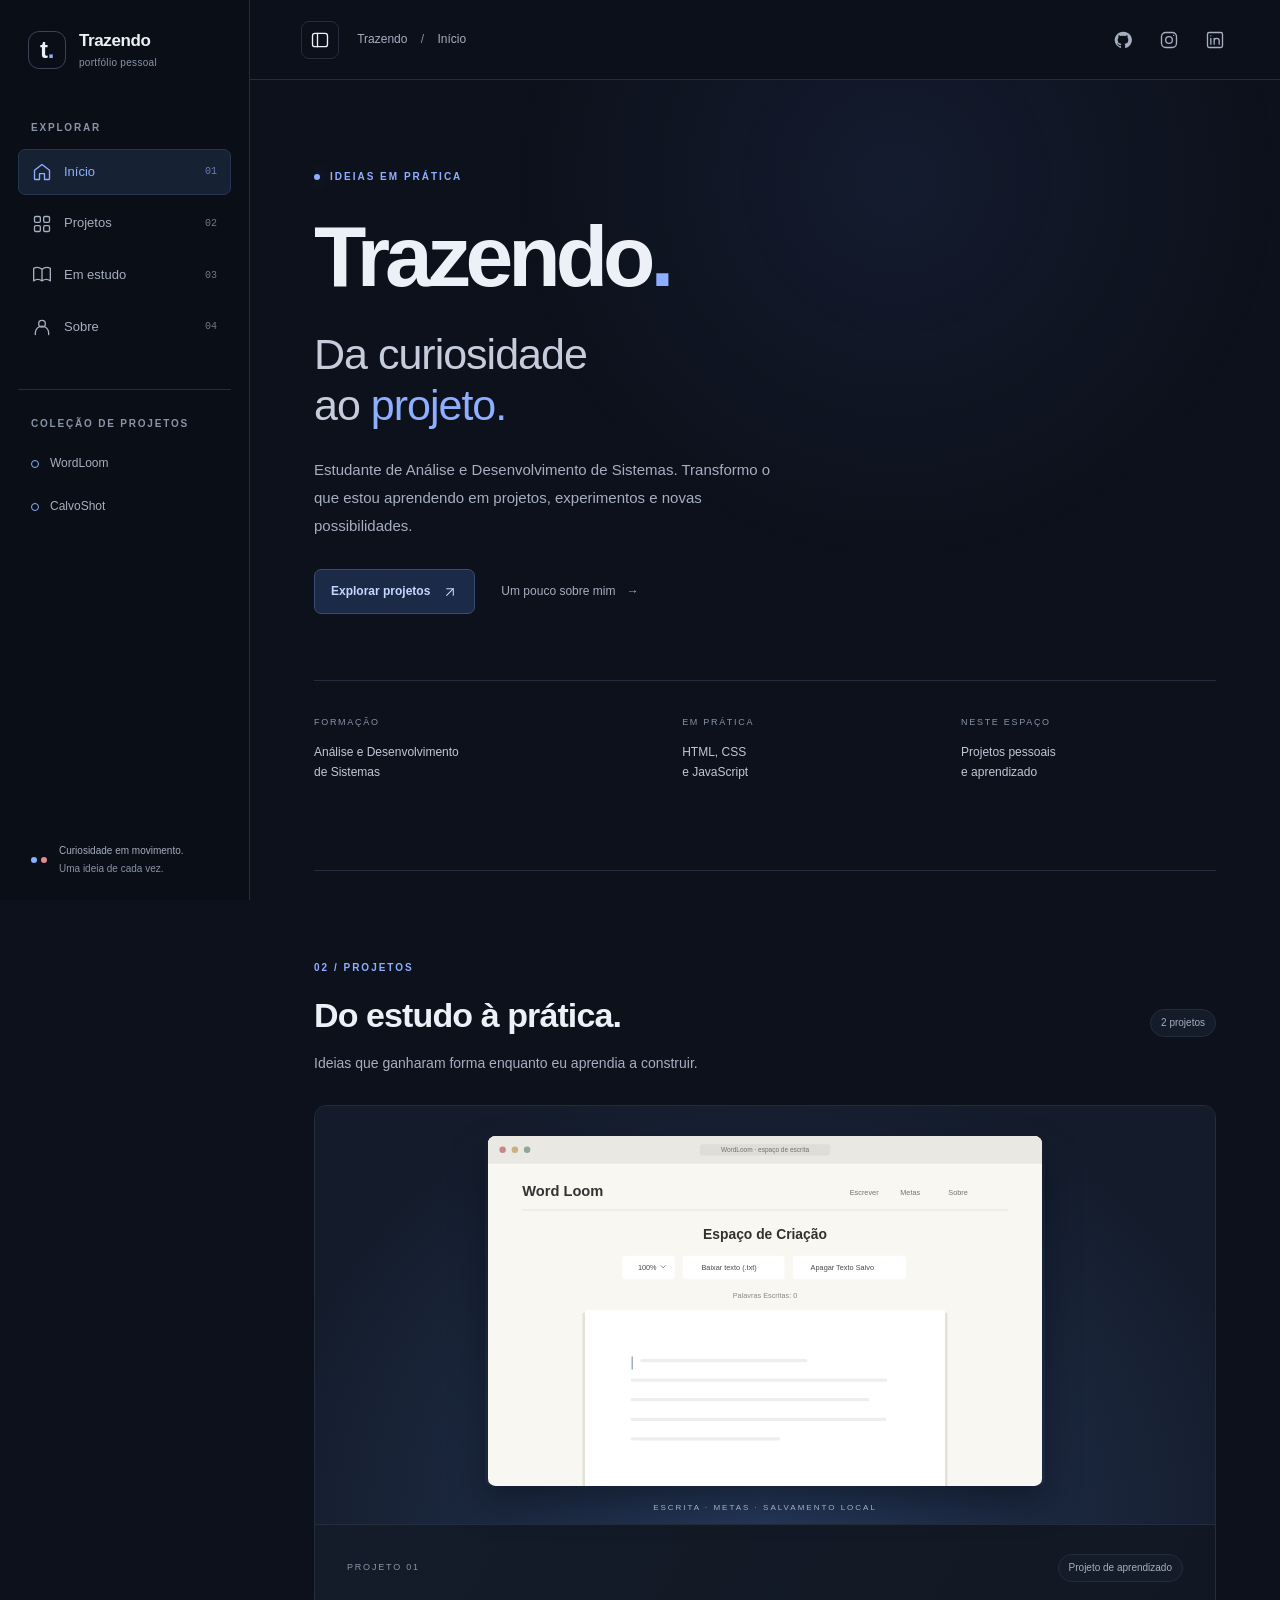
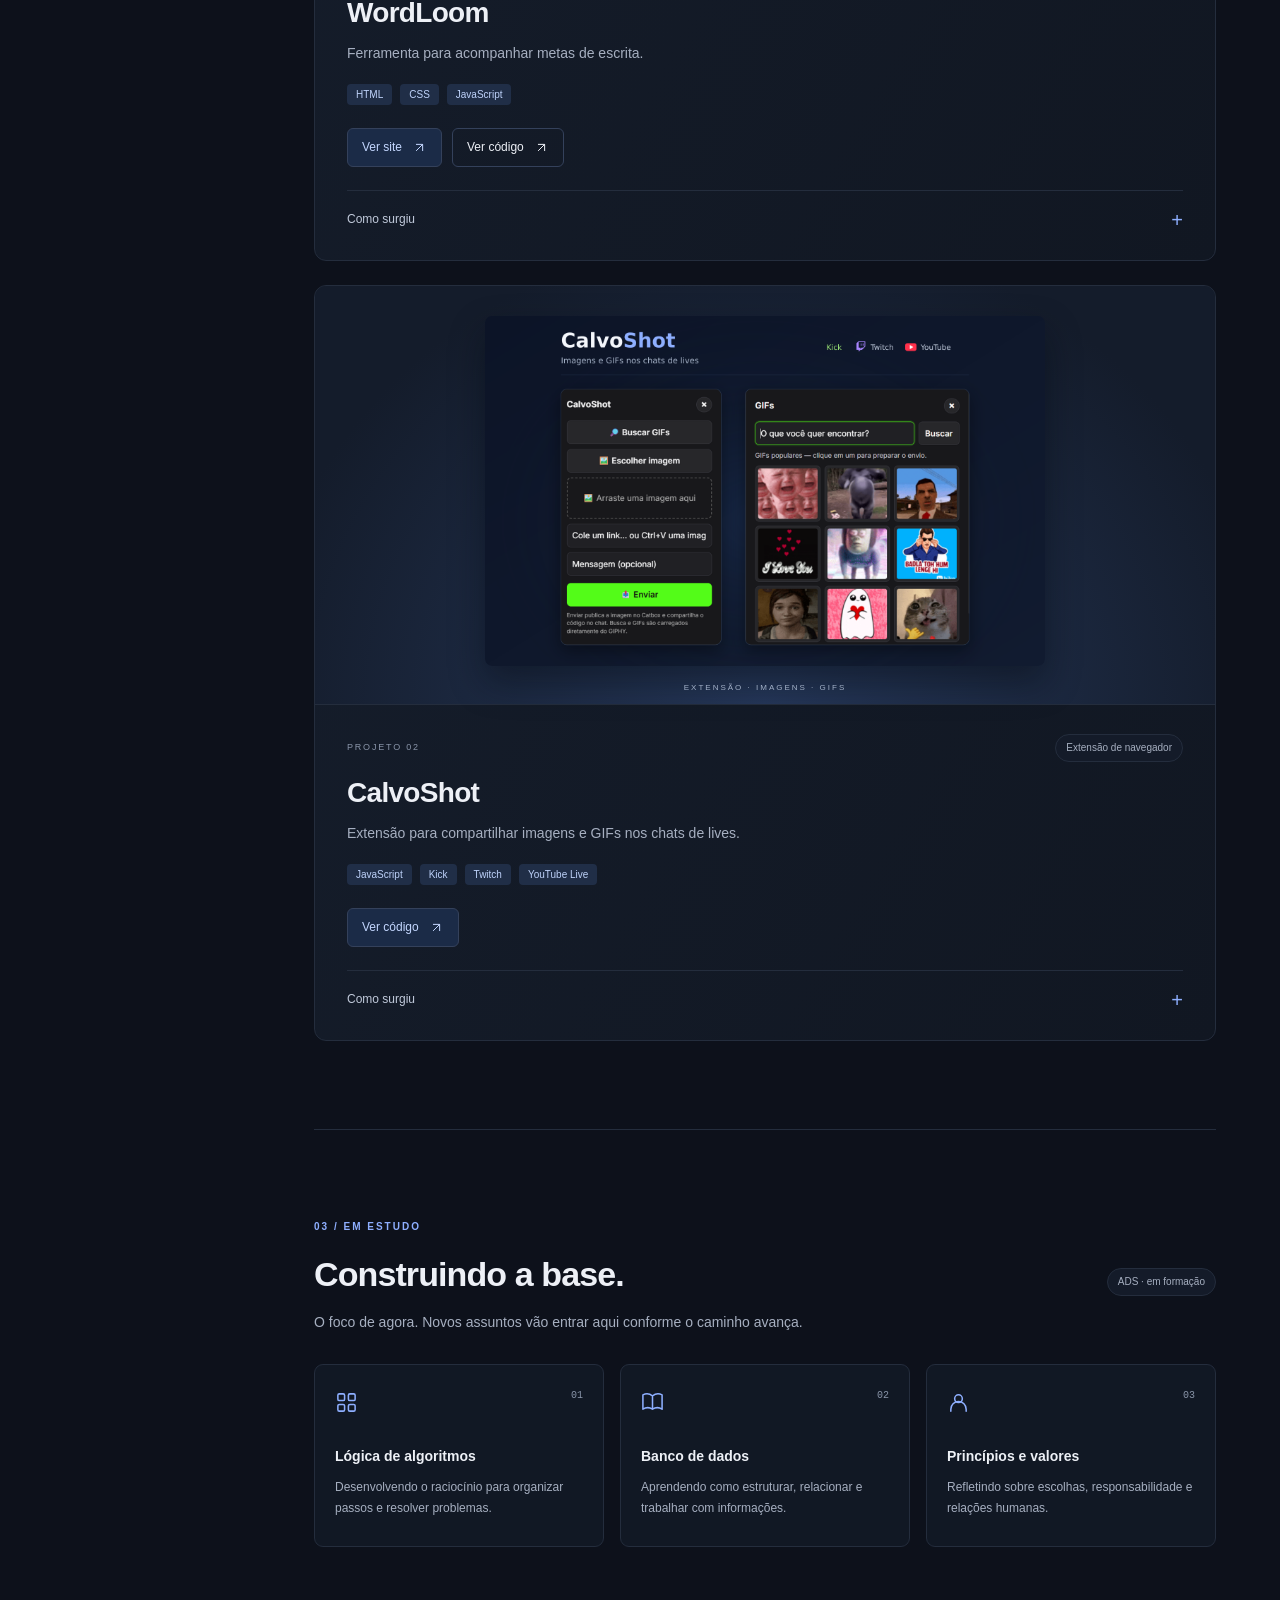
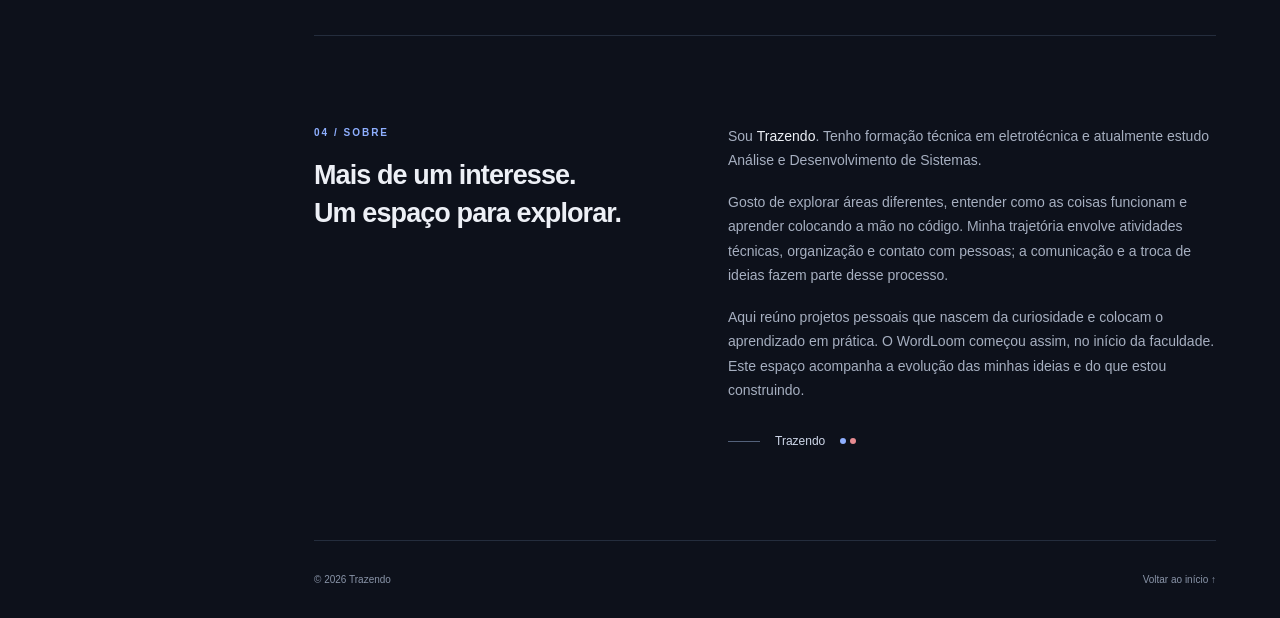
<file: index.html>
<!DOCTYPE html>
<html lang="pt-BR">
<head>
<meta name="google-site-verification" content="f8QZ4sK9RK5aKMdlnRyk5snrsIg9uhcQGpKiqucczX0" />

    <meta charset="UTF-8">
    <meta name="viewport" content="width=device-width, initial-scale=1.0">
    <meta name="theme-color" content="#0d111b">
    <meta name="description" content="Trazendo: projetos pessoais, ideias e aprendizado em desenvolvimento de sistemas.">
    <title>Trazendo · Ideias em prática</title>
    <link rel="stylesheet" href="style.css">
    <script src="script.js" defer></script>
</head>
<body>
    <a class="pular-conteudo" href="#conteudo">Pular para o conteúdo</a>

    <!-- Ícones reutilizáveis: cada <use> escolhe um símbolo pelo id. -->
    <svg class="biblioteca-icones" xmlns="http://www.w3.org/2000/svg" aria-hidden="true">
        <symbol id="icone-menu" viewBox="0 0 24 24"><rect x="3" y="4" width="18" height="16" rx="3"/><path d="M9 4v16"/></symbol>
        <symbol id="icone-inicio" viewBox="0 0 24 24"><path d="m3 10 9-7 9 7v10a1 1 0 0 1-1 1h-5v-7H9v7H4a1 1 0 0 1-1-1Z"/></symbol>
        <symbol id="icone-projetos" viewBox="0 0 24 24"><rect x="3" y="3" width="7" height="7" rx="1.5"/><rect x="14" y="3" width="7" height="7" rx="1.5"/><rect x="3" y="14" width="7" height="7" rx="1.5"/><rect x="14" y="14" width="7" height="7" rx="1.5"/></symbol>
        <symbol id="icone-estudo" viewBox="0 0 24 24"><path d="M12 5C8 2 4 3 2 4v15c3-2 7-2 10 0 3-2 7-2 10 0V4c-2-1-6-2-10 1Zm0 0v14"/></symbol>
        <symbol id="icone-sobre" viewBox="0 0 24 24"><circle cx="12" cy="8" r="4"/><path d="M4 21v-2a8 8 0 0 1 16 0v2"/></symbol>
        <symbol id="icone-seta" viewBox="0 0 24 24"><path d="M7 17 17 7M7 7h10v10"/></symbol>
        <symbol id="icone-fechar" viewBox="0 0 24 24"><path d="m6 6 12 12M6 18 18 6"/></symbol>
        <symbol id="icone-github" viewBox="0 0 24 24"><path d="M12 2a10 10 0 0 0-3.16 19.49c.5.09.68-.22.68-.48v-1.69c-2.78.6-3.37-1.18-3.37-1.18-.45-1.16-1.11-1.47-1.11-1.47-.91-.62.07-.61.07-.61 1 .07 1.53 1.03 1.53 1.03.89 1.53 2.34 1.09 2.91.83.09-.65.35-1.09.64-1.34-2.22-.25-4.56-1.11-4.56-4.94 0-1.09.39-1.99 1.03-2.69-.1-.25-.45-1.27.1-2.65 0 0 .84-.27 2.75 1.03a9.6 9.6 0 0 1 5 0c1.91-1.3 2.75-1.03 2.75-1.03.55 1.38.2 2.4.1 2.65.64.7 1.03 1.6 1.03 2.69 0 3.84-2.34 4.69-4.57 4.94.36.31.68.92.68 1.85v2.75c0 .27.18.58.69.48A10 10 0 0 0 12 2Z"/></symbol>
        <symbol id="icone-instagram" viewBox="0 0 24 24"><rect x="3" y="3" width="18" height="18" rx="5"/><circle cx="12" cy="12" r="4"/><circle cx="17.5" cy="6.5" r=".8" fill="currentColor" stroke="none"/></symbol>
        <symbol id="icone-linkedin" viewBox="0 0 24 24"><rect x="3" y="3" width="18" height="18" rx="2"/><path d="M7 10v7m4 0v-7m0 3c0-4 6-4 6 0v4"/><circle cx="7" cy="7" r=".8" fill="currentColor" stroke="none"/></symbol>
    </svg>

    <aside class="barra-lateral" id="barra-lateral" aria-label="Índice do portfólio">
        <div class="marca-lateral">
            <a class="marca" href="#inicio" aria-label="Trazendo, início"><span class="simbolo-marca">t<span>.</span></span><span>Trazendo<span class="submarca">portfólio pessoal</span></span></a>
            <button class="botao-icone fechar-menu" id="fechar-menu" aria-label="Fechar navegação"><svg class="icone" aria-hidden="true"><use href="#icone-fechar"/></svg></button>
        </div>
        <p class="rotulo-lateral">EXPLORAR</p>
        <nav class="navegacao" aria-label="Seções">
            <a class="ativo" href="#inicio" aria-current="location"><svg class="icone" aria-hidden="true"><use href="#icone-inicio"/></svg><span>Início</span><span class="numero-nav">01</span></a>
            <a href="#projetos"><svg class="icone" aria-hidden="true"><use href="#icone-projetos"/></svg><span>Projetos</span><span class="numero-nav">02</span></a>
            <a href="#estudos"><svg class="icone" aria-hidden="true"><use href="#icone-estudo"/></svg><span>Em estudo</span><span class="numero-nav">03</span></a>
            <a href="#sobre"><svg class="icone" aria-hidden="true"><use href="#icone-sobre"/></svg><span>Sobre</span><span class="numero-nav">04</span></a>
        </nav>
        <div class="colecao-lateral"><p class="rotulo-lateral">COLEÇÃO DE PROJETOS</p><div id="atalhos-projetos"></div></div>
        <div class="rodape-lateral"><span class="duas-cores" aria-hidden="true"><i></i><i></i></span><p>Curiosidade em movimento.<span>Uma ideia de cada vez.</span></p></div>
    </aside>
    <button class="fundo-menu" id="fundo-menu" hidden aria-label="Fechar navegação"></button>

    <div class="pagina">
        <header class="topo">
            <div class="topo-esquerda"><button class="botao-icone" id="alternar-menu" aria-label="Alternar navegação" aria-controls="barra-lateral" aria-expanded="true"><svg class="icone" aria-hidden="true"><use href="#icone-menu"/></svg></button><span class="caminho">Trazendo <span>/</span> <span id="secao-atual">Início</span></span></div>
            <!-- Substitua href="#" pelos seus endereços quando quiser. -->
            <nav class="redes-sociais" aria-label="Redes sociais">
                <a href="https://github.com/trazendo" target="_blank" rel="noopener noreferrer" aria-label="GitHub" title="GitHub"><svg class="icone github" aria-hidden="true"><use href="#icone-github"/></svg></a>
                <a href="#" aria-label="Instagram" title="Instagram"><svg class="icone" aria-hidden="true"><use href="#icone-instagram"/></svg></a>
                <a href="#" aria-label="LinkedIn" title="LinkedIn"><svg class="icone" aria-hidden="true"><use href="#icone-linkedin"/></svg></a>
            </nav>
        </header>

        <main id="conteudo">
            <section class="inicio secao" id="inicio" aria-labelledby="titulo-inicio">
                <p class="sobretitulo"><span class="ponto-status" aria-hidden="true"></span> IDEIAS EM PRÁTICA</p>
                <h1 id="titulo-inicio">Trazendo<span class="ponto-titulo">.</span></h1>
                <p class="frase-inicio">Da curiosidade<br>ao <span>projeto.</span></p>
                <p class="introducao">Estudante de Análise e Desenvolvimento de Sistemas. Transformo o que estou aprendendo em projetos, experimentos e novas possibilidades.</p>
                <div class="acoes-inicio"><a class="botao botao-principal" href="#projetos">Explorar projetos <svg class="icone" aria-hidden="true"><use href="#icone-seta"/></svg></a><a class="link-discreto" href="#sobre">Um pouco sobre mim <span aria-hidden="true">→</span></a></div>
                <div class="resumo-inicio"><div><span>FORMAÇÃO</span><p>Análise e Desenvolvimento<br>de Sistemas</p></div><div><span>EM PRÁTICA</span><p>HTML, CSS<br>e JavaScript</p></div><div><span>NESTE ESPAÇO</span><p>Projetos pessoais<br>e aprendizado</p></div></div>
            </section>

            <section class="secao" id="projetos" aria-labelledby="titulo-projetos">
                <div class="cabecalho-secao"><div><p class="sobretitulo">02 / PROJETOS</p><h2 id="titulo-projetos">Do estudo à prática.</h2></div><span class="etiqueta-contagem" id="contagem-projetos">2 projetos</span></div>
                <p class="descricao-secao">Ideias que ganharam forma enquanto eu aprendia a construir.</p>
                <div class="lista-projetos" id="lista-projetos"></div>
                <noscript><article class="projeto-sem-js"><h3>WordLoom</h3><p>Ferramenta para acompanhar metas de escrita.</p><a href="https://trazendo.github.io/wordloom/">Ver site</a> · <a href="https://github.com/trazendo/wordloom">Ver código</a></article><article class="projeto-sem-js"><h3>CalvoShot</h3><p>Extensão para compartilhar imagens e GIFs nos chats de lives.</p><a href="https://github.com/Trazendo/calvoshot">Ver código</a></article></noscript>
            </section>

            <section class="secao" id="estudos" aria-labelledby="titulo-estudos">
                <div class="cabecalho-secao"><div><p class="sobretitulo">03 / EM ESTUDO</p><h2 id="titulo-estudos">Construindo a base.</h2></div><span class="etiqueta">ADS · em formação</span></div>
                <p class="descricao-secao">O foco de agora. Novos assuntos vão entrar aqui conforme o caminho avança.</p>
                <div class="lista-estudos">
                    <article class="estudo"><span class="numero-estudo">01</span><svg class="icone" aria-hidden="true"><use href="#icone-projetos"/></svg><h3>Lógica de algoritmos</h3><p>Desenvolvendo o raciocínio para organizar passos e resolver problemas.</p></article>
                    <article class="estudo"><span class="numero-estudo">02</span><svg class="icone" aria-hidden="true"><use href="#icone-estudo"/></svg><h3>Banco de dados</h3><p>Aprendendo como estruturar, relacionar e trabalhar com informações.</p></article>
                    <article class="estudo"><span class="numero-estudo">03</span><svg class="icone" aria-hidden="true"><use href="#icone-sobre"/></svg><h3>Princípios e valores</h3><p>Refletindo sobre escolhas, responsabilidade e relações humanas.</p></article>
                </div>
            </section>

            <section class="secao sobre" id="sobre" aria-labelledby="titulo-sobre">
                <div><p class="sobretitulo">04 / SOBRE</p><h2 id="titulo-sobre">Mais de um interesse.<br>Um espaço para explorar.</h2></div>
                <div class="texto-sobre">
                    <p>Sou <strong>Trazendo</strong>. Tenho formação técnica em eletrotécnica e atualmente estudo Análise e Desenvolvimento de Sistemas.</p>
                    <p>Gosto de explorar áreas diferentes, entender como as coisas funcionam e aprender colocando a mão no código. Minha trajetória envolve atividades técnicas, organização e contato com pessoas; a comunicação e a troca de ideias fazem parte desse processo.</p>
                    <p>Aqui reúno projetos pessoais que nascem da curiosidade e colocam o aprendizado em prática. O WordLoom começou assim, no início da faculdade. Este espaço acompanha a evolução das minhas ideias e do que estou construindo.</p>
                    <div class="assinatura"><span class="linha-assinatura"></span><span>Trazendo</span><span class="duas-cores" aria-hidden="true"><i></i><i></i></span></div>
                </div>
            </section>
        </main>
        <footer class="rodape"><span>© <span id="ano">2026</span> Trazendo</span><a href="#inicio">Voltar ao início <span aria-hidden="true">↑</span></a></footer>
    </div>

    <!-- O JavaScript usa este modelo para cada novo projeto. -->
    <template id="modelo-projeto">
        <article class="projeto">
            <div class="previa-projeto"><img class="imagem-projeto" src="imagens/wordloom.svg" alt="" loading="lazy" width="680" height="430"><span class="tipo-projeto"></span></div>
            <div class="conteudo-projeto"><div class="linha-projeto"><span class="numero-projeto"></span><span class="etiqueta status-projeto"></span></div><h3 class="nome-projeto"></h3><p class="descricao-projeto"></p><ul class="tecnologias" aria-label="Tecnologias e plataformas"></ul><div class="links-projeto"></div><details class="detalhes-projeto"><summary>Como surgiu <span aria-hidden="true">+</span></summary><p class="contexto-projeto"></p><ul class="recursos-projeto"></ul></details></div>
        </article>
    </template>
</body>
</html>
</file>
<file: style.css>
/* 1. Variáveis: mude estas cores para personalizar o site. */
:root {
    --fundo: #0d111b;
    --fundo-lateral: #0a0e16;
    --painel: #121824;
    --texto: #edf0f6;
    --texto-suave: #a6afc0;
    --texto-discreto: #8994a8;
    --borda: #242d3d;
    --azul: #8eafff;
    --vermelho: #e68b91;
    --largura-lateral: 250px;
    --cursor-x: 70vw;
    --cursor-y: 20vh;
}
* { box-sizing: border-box; }
html { scroll-behavior: smooth; scroll-padding-top: 105px; }
body { margin: 0; background: var(--fundo); color: var(--texto); font-family: Inter, "Segoe UI", Arial, sans-serif; font-size: 15px; line-height: 1.75; }
/* A luz segue o mouse sem bloquear cliques. */
body::before { content: ""; position: fixed; inset: 0; background: radial-gradient(550px circle at var(--cursor-x) var(--cursor-y), rgba(84, 121, 222, .10), transparent 70%); pointer-events: none; z-index: 0; }
a { color: inherit; text-decoration: none; }
button { font: inherit; color: inherit; cursor: pointer; }
button, a { -webkit-tap-highlight-color: transparent; }
button:focus-visible, a:focus-visible, summary:focus-visible { outline: 2px solid var(--azul); outline-offset: 5px; }
p, h1, h2, h3 { margin: 0; }
svg { flex-shrink: 0; }
.icone { width: 20px; height: 20px; fill: none; stroke: currentColor; stroke-width: 1.6; stroke-linecap: round; stroke-linejoin: round; }
.github { fill: currentColor; stroke: none; }
.biblioteca-icones { position: absolute; width: 0; height: 0; overflow: hidden; }
.pular-conteudo { position: fixed; top: 12px; left: 16px; padding: 8px 16px; background: var(--texto); color: var(--fundo); z-index: 20; transform: translateY(-160%); }
.pular-conteudo:focus { transform: translateY(0); }
[hidden] { display: none !important; }

/* 2. Barra lateral: índice das seções e atalhos para os projetos. */
.barra-lateral { position: fixed; inset: 0 auto 0 0; width: var(--largura-lateral); padding: 30px 18px 22px; background: var(--fundo-lateral); border-right: 1px solid var(--borda); display: flex; flex-direction: column; overflow-y: auto; z-index: 5; transition: transform .22s ease, visibility .22s; }
.marca-lateral { display: flex; align-items: center; justify-content: space-between; margin-bottom: 50px; padding: 0 10px; }
.marca { display: flex; gap: 13px; align-items: center; font-size: 17px; font-weight: 650; letter-spacing: -.4px; line-height: 1.3; }
.simbolo-marca { display: inline-flex; align-items: center; justify-content: center; flex-shrink: 0; width: 38px; height: 38px; border: 1px solid #39445a; border-radius: 11px; font-size: 24px; }
.simbolo-marca span { color: var(--azul); }
.submarca { display: block; margin-top: 4px; font-weight: 400; letter-spacing: .3px; font-size: 10px; color: var(--texto-discreto); }
.rotulo-lateral { padding-left: 13px; font-size: 10px; font-weight: 600; letter-spacing: 1.8px; color: var(--texto-discreto); margin-bottom: 12px; }
.navegacao { display: grid; gap: 5px; }
.navegacao a { display: flex; align-items: center; gap: 12px; padding: 11px 13px; border-radius: 7px; font-size: 13px; color: var(--texto-suave); border: 1px solid transparent; transition: color .18s, background .18s; }
.navegacao a:hover { color: var(--texto); background: #141b28; }
.navegacao a.ativo { color: var(--azul); border-color: #27344d; background: #172134; }
.numero-nav { margin-left: auto; font-size: 10px; font-family: monospace; opacity: .65; }
.colecao-lateral { margin-top: 38px; padding-top: 25px; border-top: 1px solid var(--borda); }
.atalho-projeto { display: flex; align-items: center; gap: 11px; margin: 4px 0; padding: 9px 13px; color: var(--texto-suave); font-size: 12px; border-radius: 7px; }
.atalho-projeto:hover { color: var(--texto); background: #141b28; }
.atalho-projeto::before { content: ""; width: 6px; height: 6px; border: 1px solid var(--azul); border-radius: 50%; }
.rodape-lateral { margin-top: auto; padding: 50px 13px 0; display: flex; align-items: center; gap: 12px; }
.rodape-lateral p { font-size: 10px; color: var(--texto-suave); line-height: 1.8; }
.rodape-lateral p span { display: block; color: var(--texto-discreto); }
.duas-cores { display: inline-flex; gap: 4px; flex-shrink: 0; }
.duas-cores i { height: 6px; width: 6px; background: var(--azul); border-radius: 50%; }
.duas-cores i + i { background: var(--vermelho); }
.fechar-menu { display: none !important; }
.fundo-menu { position: fixed; inset: 0; background: #05080dc4; border: 0; z-index: 4; }

/* 3. Cabeçalho: os links de redes sociais ficam no topo. */
.pagina { position: relative; z-index: 1; margin-left: var(--largura-lateral); transition: margin-left .22s ease; }
.topo { position: sticky; top: 0; z-index: 3; display: flex; align-items: center; justify-content: space-between; gap: 14px; min-height: 80px; padding: 15px clamp(24px, 4vw, 64px); border-bottom: 1px solid var(--borda); background: #0d111bea; backdrop-filter: blur(12px); }
.topo-esquerda { display: flex; gap: 18px; align-items: center; }
.botao-icone { display: inline-flex; align-items: center; justify-content: center; width: 38px; height: 38px; padding: 0; background: transparent; border: 1px solid var(--borda); border-radius: 8px; }
.botao-icone:hover { background: #192233; color: var(--azul); }
.caminho { color: var(--texto-suave); font-size: 12px; }
.caminho > span:first-child { padding: 0 10px; color: #8290a6; }
.redes-sociais { display: flex; align-items: center; gap: 18px; }
.redes-sociais a { display: flex; align-items: center; justify-content: center; width: 28px; height: 32px; color: var(--texto-suave); transition: color .18s, transform .18s; }
.redes-sociais a:hover { color: var(--azul); transform: translateY(-2px); }
main, .rodape { max-width: 1120px; margin: auto; padding-left: clamp(24px, 5vw, 78px); padding-right: clamp(24px, 5vw, 78px); }
.secao { padding-top: 88px; padding-bottom: 88px; border-bottom: 1px solid var(--borda); }
.sobretitulo { font-size: 10px; letter-spacing: 2px; font-weight: 650; color: var(--azul); display: flex; align-items: center; gap: 10px; margin-bottom: 16px; }
h2 { font-size: clamp(25px, 3vw, 34px); letter-spacing: -.9px; font-weight: 600; line-height: 1.3; }
.descricao-secao { margin-top: 14px; margin-bottom: 30px; color: var(--texto-suave); font-size: 14px; max-width: 580px; }
.cabecalho-secao { display: flex; justify-content: space-between; align-items: flex-end; gap: 20px; }
.etiqueta, .etiqueta-contagem { border: 1px solid var(--borda); background: #141b29; border-radius: 50px; padding: 4px 10px; font-size: 10px; color: var(--texto-suave); flex-shrink: 0; }

/* 4. Apresentação e chamadas para os projetos. */
.inicio { position: relative; overflow: hidden; }
.ponto-status { width: 6px; height: 6px; border-radius: 50%; background: var(--azul); box-shadow: 0 0 15px #8eafff60; }
h1 { font-size: clamp(58px, 6.7vw, 86px); letter-spacing: -5px; font-weight: 650; line-height: 1.1; margin: 23px 0 26px; }
.ponto-titulo { color: var(--azul); }
.frase-inicio { font-size: clamp(26px, 3.6vw, 43px); letter-spacing: -1px; line-height: 1.2; color: #c5cddd; }
.frase-inicio > span { color: var(--azul); }
.introducao { max-width: 470px; color: var(--texto-suave); font-size: 15px; margin-top: 24px; line-height: 1.85; }
.acoes-inicio { display: flex; align-items: center; flex-wrap: wrap; gap: 26px; margin-top: 30px; }
.botao { display: inline-flex; align-items: center; justify-content: center; gap: 12px; padding: 11px 16px; border: 1px solid #394d72; border-radius: 7px; font-size: 12px; font-weight: 600; transition: background .18s, border-color .18s; }
.botao-principal { background: #1b2b47; color: #c4d7ff; }
.botao-principal:hover { background: #263b60; border-color: var(--azul); }
.botao .icone { width: 16px; height: 16px; }
.link-discreto { font-size: 12px; color: var(--texto-suave); }
.link-discreto span { margin-left: 8px; }
.link-discreto:hover { color: var(--azul); }
.resumo-inicio { display: grid; grid-template-columns: 1.35fr 1fr 1fr; gap: 24px; margin-top: 66px; padding-top: 26px; border-top: 1px solid var(--borda); }
.resumo-inicio > div > span { font-size: 9px; letter-spacing: 1.7px; color: var(--texto-discreto); }
.resumo-inicio p { margin-top: 8px; color: #c0c8d8; font-size: 12px; line-height: 1.7; }

/* 5. Projetos: prévia, descrição, links e detalhes opcionais. */
.lista-projetos { display: grid; gap: 24px; }
.projeto { border: 1px solid var(--borda); border-radius: 12px; background: linear-gradient(120deg, #151d2b, #111722); overflow: hidden; transition: border-color .2s; scroll-margin-top: 110px; }
.projeto:hover { border-color: #485a7a; }
.previa-projeto { position: relative; display: flex; align-items: center; justify-content: center; padding: 30px 48px 38px; background: radial-gradient(ellipse at 50% 100%, #253759, #141c2b 80%); border-bottom: 1px solid var(--borda); }
.imagem-projeto { display: block; width: min(100%, 560px); height: auto; max-height: 350px; object-fit: contain; border-radius: 7px; box-shadow: 0 16px 35px #05080f70; }
.tipo-projeto { position: absolute; bottom: 9px; left: 0; right: 0; text-align: center; font-size: 8px; letter-spacing: 2px; color: #a3b1c8; }
.previa-projeto.sem-imagem { min-height: 170px; padding: 35px; }
.previa-projeto.sem-imagem::before { content: "</>"; font-family: monospace; font-size: 55px; color: #859dca; letter-spacing: -5px; }
.conteudo-projeto { padding: 29px 32px 30px; }
.linha-projeto { display: flex; align-items: center; justify-content: space-between; gap: 12px; margin-bottom: 13px; }
.numero-projeto { font-size: 9px; letter-spacing: 1.8px; color: var(--texto-discreto); }
.nome-projeto { font-size: 28px; letter-spacing: -.7px; line-height: 1.3; }
.descricao-projeto { margin-top: 10px; max-width: 540px; color: var(--texto-suave); font-size: 14px; }
.tecnologias { display: flex; flex-wrap: wrap; gap: 8px; padding: 0; margin: 18px 0 23px; list-style: none; }
.tecnologias li { padding: 2px 9px; border-radius: 4px; font-size: 10px; color: #bed2fa; background: #202e47; }
.links-projeto { display: flex; flex-wrap: wrap; gap: 10px; }
.links-projeto a { display: flex; align-items: center; gap: 10px; border: 1px solid #34415b; border-radius: 6px; padding: 8px 14px; font-size: 12px; }
.links-projeto a:first-child { color: #c4d7ff; background: #1b2b47; }
.links-projeto a:hover { border-color: var(--azul); background: #243454; }
.links-projeto .icone { width: 15px; height: 15px; }
.detalhes-projeto { margin-top: 23px; padding-top: 18px; border-top: 1px solid var(--borda); font-size: 12px; color: var(--texto-suave); }
.detalhes-projeto summary { display: flex; align-items: center; justify-content: space-between; list-style: none; cursor: pointer; color: #c1cadb; }
.detalhes-projeto summary::-webkit-details-marker { display: none; }
.detalhes-projeto summary > span { font-size: 20px; line-height: 1; color: var(--azul); transition: transform .2s; }
.detalhes-projeto[open] summary > span { transform: rotate(45deg); }
.contexto-projeto { margin-top: 16px; }
.recursos-projeto { padding-left: 18px; margin-top: 12px; }
.recursos-projeto li { padding: 2px 0; }
.projeto-sem-js { border: 1px solid var(--borda); padding: 24px; border-radius: 10px; }

/* 6. Estudos e apresentação pessoal. */
.lista-estudos { display: grid; grid-template-columns: repeat(3, 1fr); gap: 16px; }
.estudo { position: relative; padding: 26px 20px; border: 1px solid var(--borda); background: #111824; border-radius: 9px; }
.numero-estudo { position: absolute; right: 20px; top: 22px; font-size: 10px; color: var(--texto-discreto); font-family: monospace; }
.estudo > .icone { color: var(--azul); margin-bottom: 23px; width: 23px; height: 23px; }
.estudo h3 { font-size: 14px; line-height: 1.5; font-weight: 600; }
.estudo p { margin-top: 10px; color: var(--texto-suave); font-size: 12px; line-height: 1.8; }
.sobre { display: grid; grid-template-columns: .9fr 1.2fr; gap: 48px; }
.sobre h2 { font-size: 27px; line-height: 1.4; }
.texto-sobre p { color: var(--texto-suave); font-size: 14px; margin-bottom: 17px; }
.texto-sobre strong { color: var(--texto); font-weight: 500; }
.assinatura { display: flex; align-items: center; gap: 15px; margin-top: 28px; font-size: 12px; color: #ced7e9; }
.linha-assinatura { width: 32px; height: 1px; background: #53617a; }
.rodape { display: flex; justify-content: space-between; gap: 20px; padding-top: 30px; padding-bottom: 30px; font-size: 10px; color: var(--texto-discreto); }
.rodape a:hover { color: var(--azul); }
.sidebar-fechada .barra-lateral { transform: translateX(-100%); visibility: hidden; }
.sidebar-fechada .pagina { margin-left: 0; }

/* 7. Responsividade: a barra vira uma gaveta no celular. */
@media (max-width: 1100px) {
    :root { --largura-lateral: 220px; }
    .resumo-inicio { gap: 16px; }
    .sobre { gap: 30px; grid-template-columns: 1fr; }
    .sobre h2 br { display: none; }
}
@media (max-width: 900px) {
    :root { --largura-lateral: 265px; }
    .barra-lateral { transform: translateX(-100%); visibility: hidden; }
    .pagina, .sidebar-fechada .pagina { margin-left: 0; }
    .menu-aberto .barra-lateral { transform: translateX(0); visibility: visible; }
    .menu-aberto { overflow: hidden; }
    .fechar-menu { display: inline-flex !important; width: 30px; height: 30px; }
    .marca-lateral { padding-right: 0; }
    .inicio { padding-top: 72px; }
}
@media (max-width: 580px) {
    html { scroll-padding-top: 88px; }
    .topo { min-height: 70px; padding: 12px 20px; }
    .topo-esquerda { gap: 12px; }
    .caminho { font-size: 11px; }
    .caminho > span:first-child { padding: 0 5px; }
    .redes-sociais { gap: 9px; }
    main, .rodape { padding-left: 24px; padding-right: 24px; }
    .secao { padding-top: 60px; padding-bottom: 60px; }
    h1 { font-size: 61px; letter-spacing: -4px; }
    .frase-inicio { font-size: 35px; }
    .introducao { font-size: 14px; }
    .acoes-inicio { gap: 20px; }
    .resumo-inicio { grid-template-columns: 1fr; gap: 20px; margin-top: 44px; }
    .resumo-inicio p br { display: none; }
    .cabecalho-secao { align-items: flex-start; flex-direction: column; gap: 14px; }
    .cabecalho-secao .sobretitulo { margin-bottom: 10px; }
    .previa-projeto { padding: 24px 20px 34px; }
    .conteudo-projeto { padding: 23px 22px; }
    .status-projeto { font-size: 9px; }
    .lista-estudos { grid-template-columns: 1fr; gap: 12px; }
    .estudo { padding: 23px; }
    .estudo > .icone { margin-bottom: 14px; }
    .estudo p { max-width: 340px; }
    .sobre { gap: 25px; }
}
@media (prefers-reduced-motion: reduce) {
    html { scroll-behavior: auto; }
    *, *::before, *::after { transition: none !important; }
    body::before { display: none; }
}
</file>
